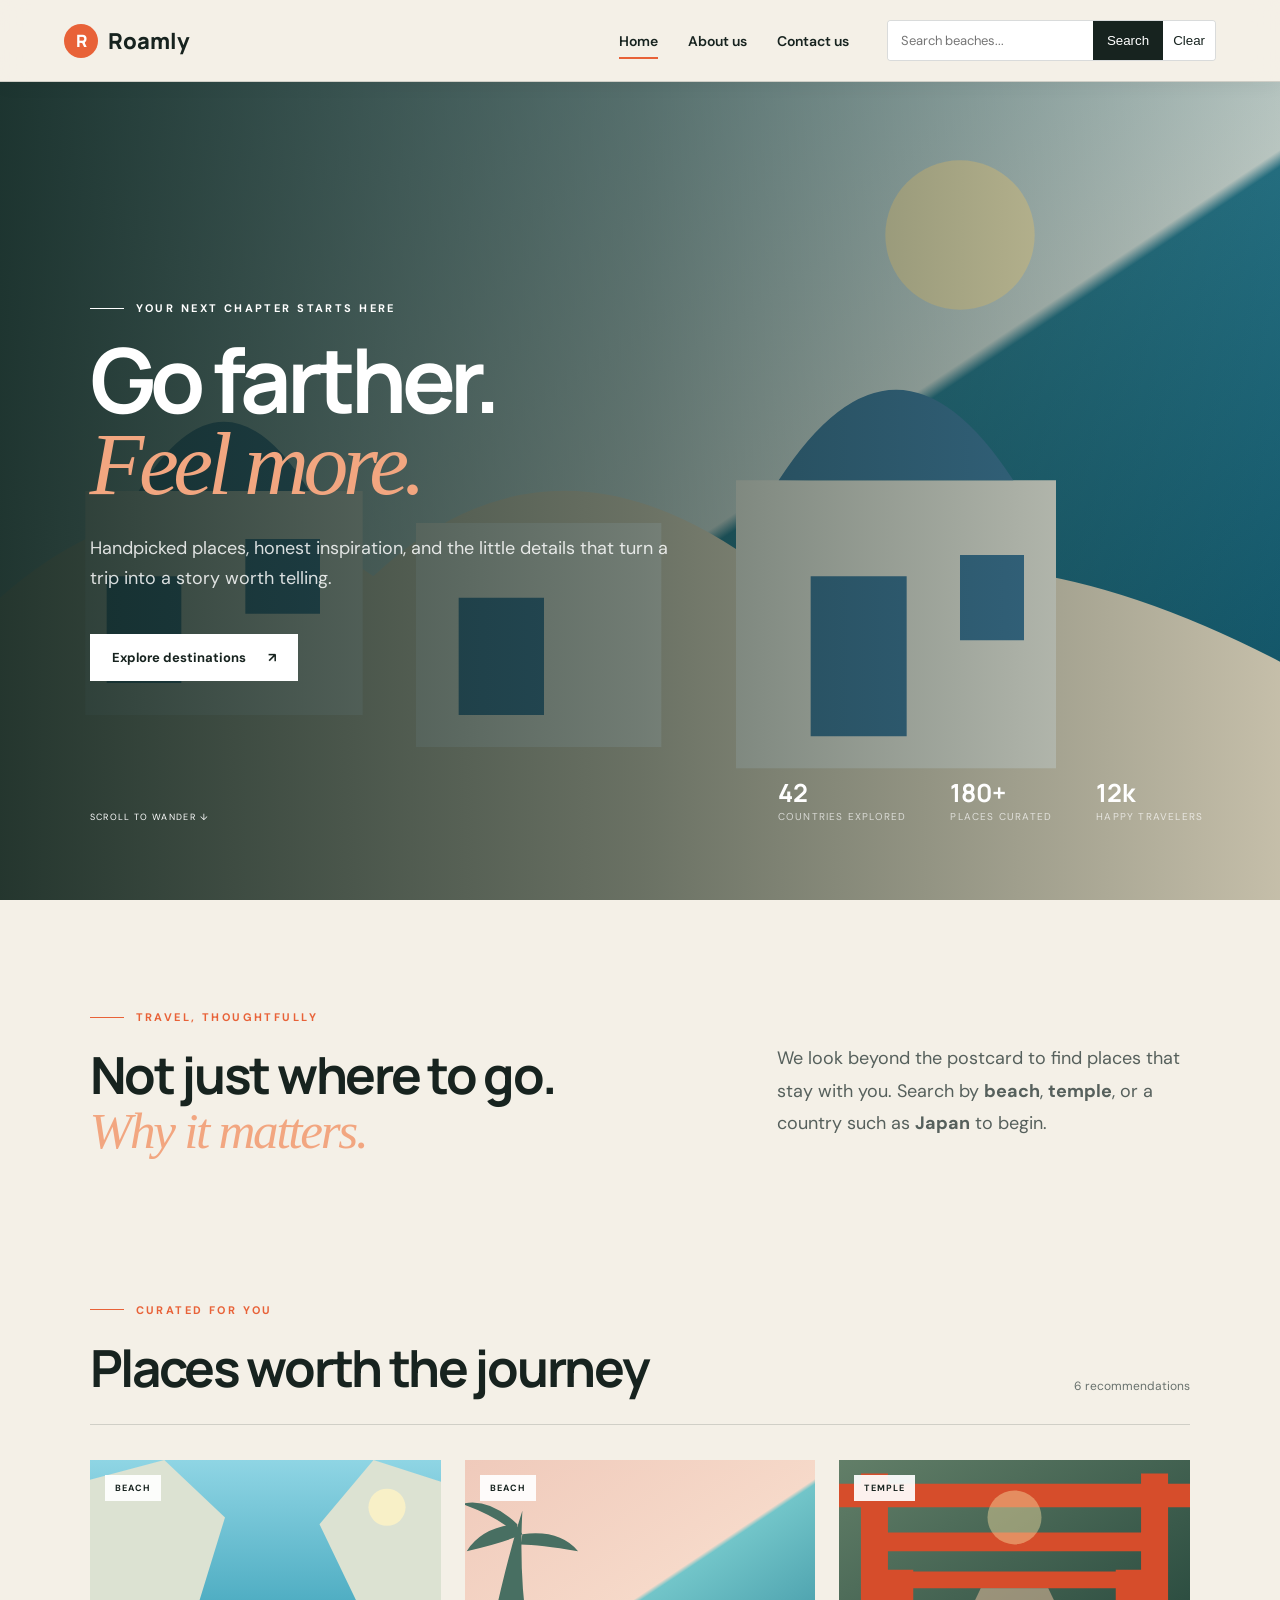
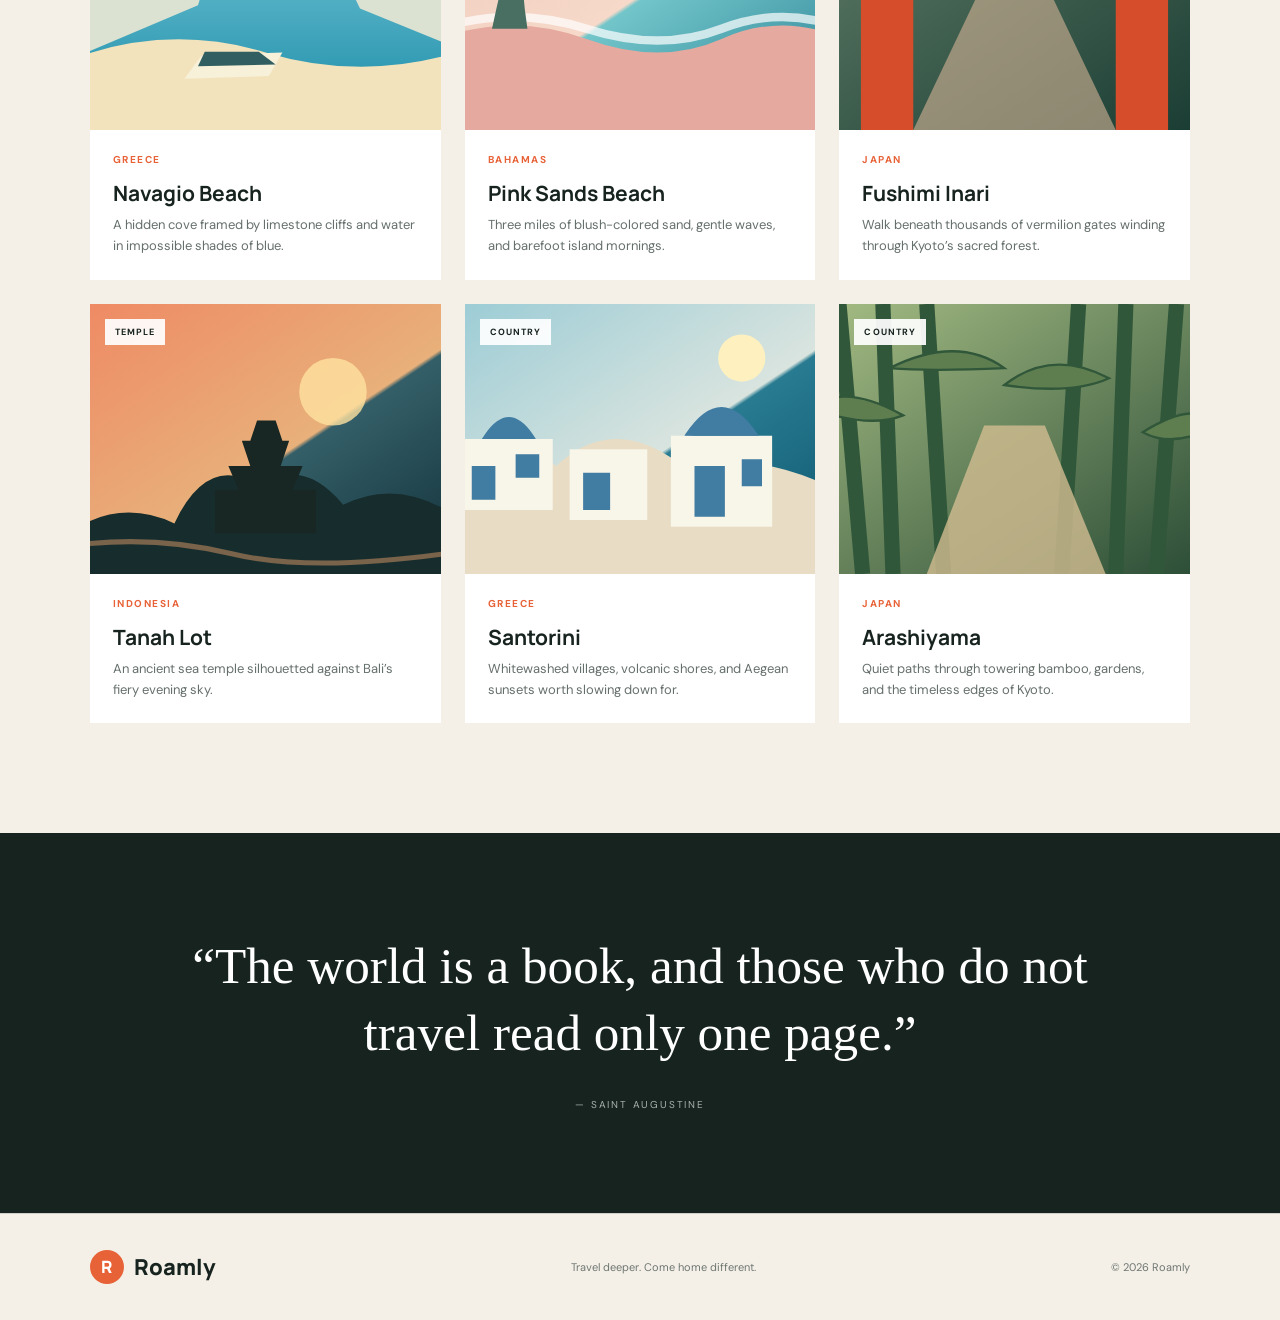
<file: index.html>
<!DOCTYPE html>
<html lang="en">
<head>
  <meta charset="UTF-8">
  <meta name="viewport" content="width=device-width, initial-scale=1.0">
  <meta name="description" content="Roamly travel recommendations for beaches, temples and countries.">
  <title>Roamly | Find your next story</title>
  <link rel="preconnect" href="https://fonts.googleapis.com">
  <link rel="preconnect" href="https://fonts.gstatic.com" crossorigin>
  <link href="https://fonts.googleapis.com/css2?family=DM+Sans:wght@400;500;600;700&family=Manrope:wght@600;700;800&display=swap" rel="stylesheet">
  <link rel="stylesheet" href="style.css">
</head>
<body>
  <header class="site-header">
    <a class="brand" href="index.html" aria-label="Roamly home"><span>R</span> Roamly</a>
    <button class="menu-toggle" aria-label="Open navigation" aria-expanded="false">☰</button>
    <nav aria-label="Main navigation">
      <a class="active" href="index.html">Home</a>
      <a href="about.html">About us</a>
      <a href="contact.html">Contact us</a>
    </nav>
    <form class="search" id="searchForm" role="search">
      <label class="sr-only" for="searchInput">Search destinations</label>
      <input id="searchInput" type="search" placeholder="Search beaches..." autocomplete="off">
      <button type="submit">Search</button>
      <button class="clear" id="clearBtn" type="button">Clear</button>
    </form>
  </header>

  <main>
    <section class="hero">
      <div class="hero-content">
        <p class="eyebrow">Your next chapter starts here</p>
        <h1>Go farther.<br><em>Feel more.</em></h1>
        <p class="hero-copy">Handpicked places, honest inspiration, and the little details that turn a trip into a story worth telling.</p>
        <a class="button button-light" href="#discover">Explore destinations <span>↗</span></a>
      </div>
      <div class="hero-stats" aria-label="Roamly statistics">
        <div><strong>42</strong><span>countries explored</span></div>
        <div><strong>180+</strong><span>places curated</span></div>
        <div><strong>12k</strong><span>happy travelers</span></div>
      </div>
      <div class="scroll-note">Scroll to wander <span>↓</span></div>
    </section>

    <section class="intro section" id="discover">
      <div>
        <p class="eyebrow dark">Travel, thoughtfully</p>
        <h2>Not just where to go.<br><em>Why it matters.</em></h2>
      </div>
      <p>We look beyond the postcard to find places that stay with you. Search by <b>beach</b>, <b>temple</b>, or a country such as <b>Japan</b> to begin.</p>
    </section>

    <section class="results-section section" id="recommendations">
      <div class="section-heading">
        <div><p class="eyebrow dark">Curated for you</p><h2 id="resultsTitle">Places worth the journey</h2></div>
        <span id="resultCount">6 recommendations</span>
      </div>
      <div class="card-grid" id="resultsGrid" aria-live="polite"></div>
      <div class="empty-state" id="emptyState" hidden>
        <span>⌁</span><h3>No journeys found</h3><p>Try “beach”, “temple”, “Japan”, “Indonesia”, or “Greece”.</p>
      </div>
    </section>

    <section class="quote-section">
      <p>“The world is a book, and those who do not travel read only one page.”</p>
      <span>— Saint Augustine</span>
    </section>
  </main>

  <footer>
    <a class="brand" href="index.html"><span>R</span> Roamly</a>
    <p>Travel deeper. Come home different.</p>
    <p>© 2026 Roamly</p>
  </footer>
  <script src="script.js"></script>
</body>
</html>
</file>
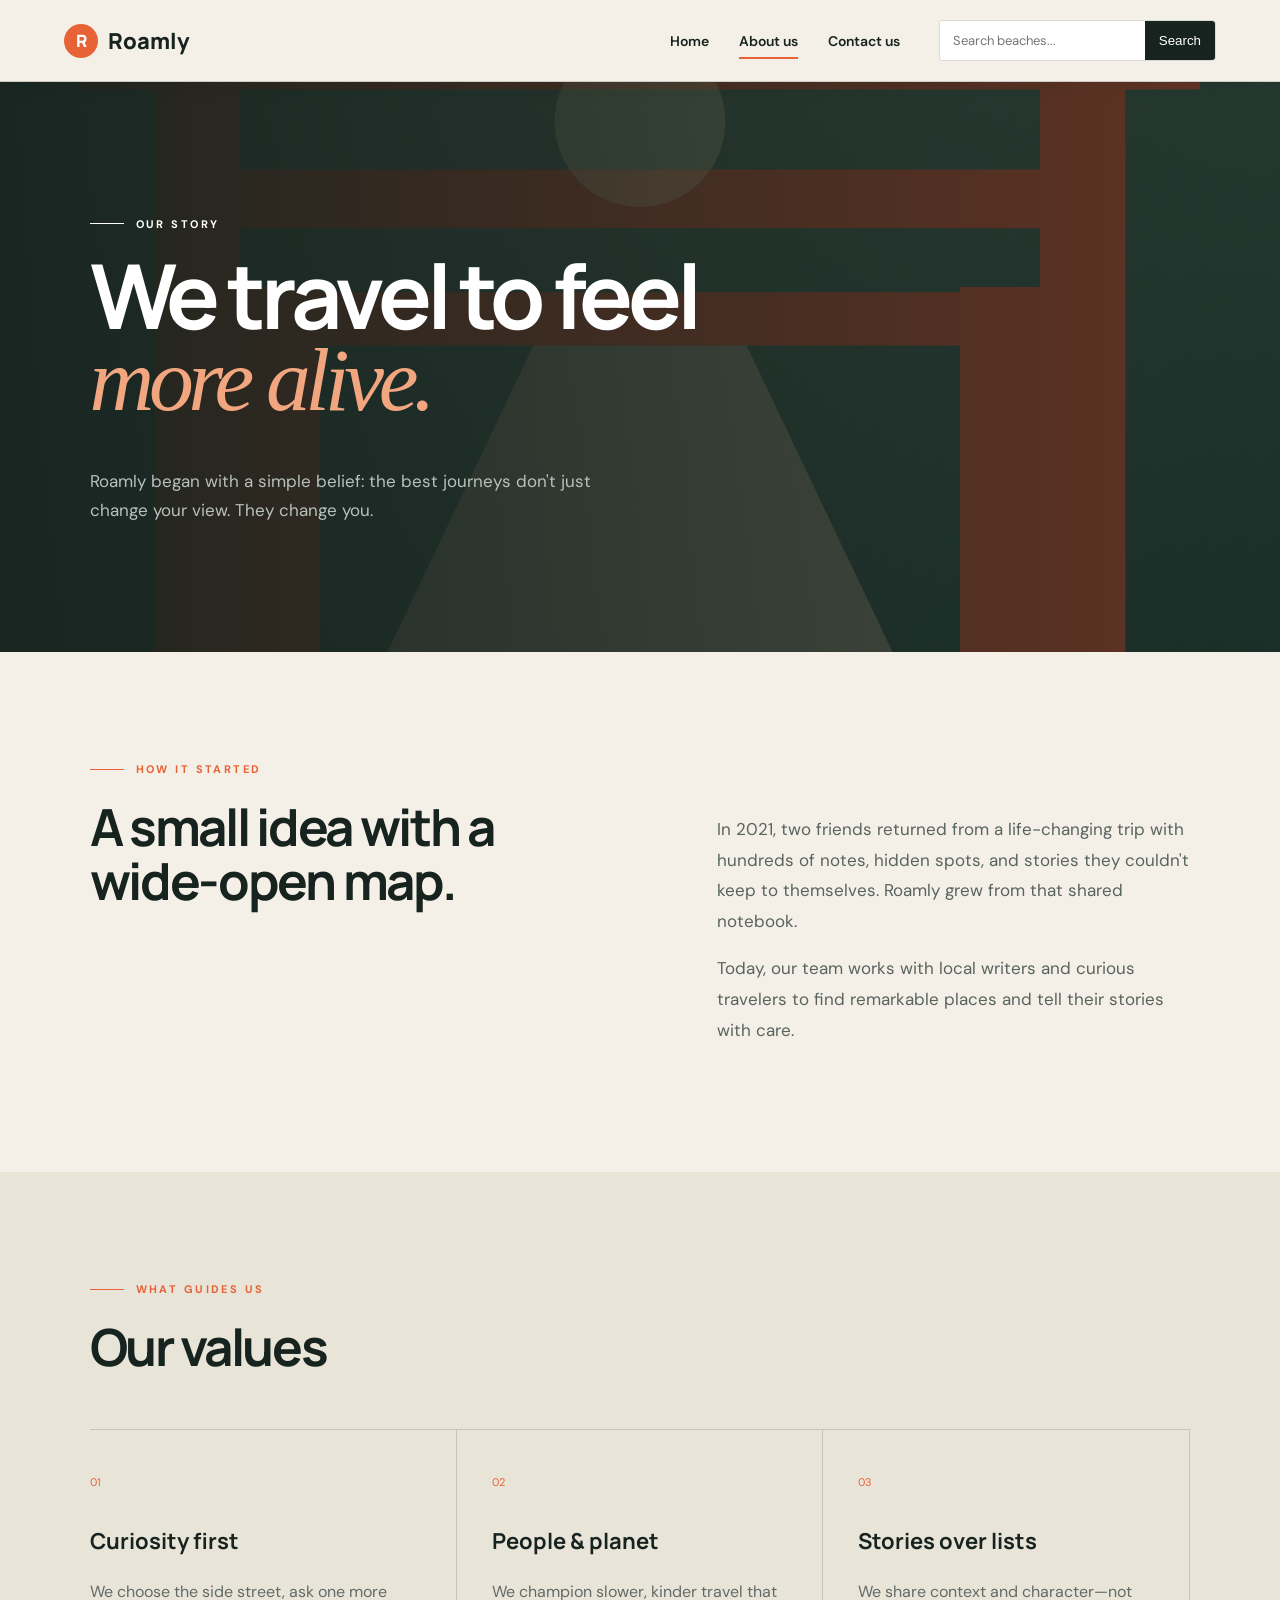
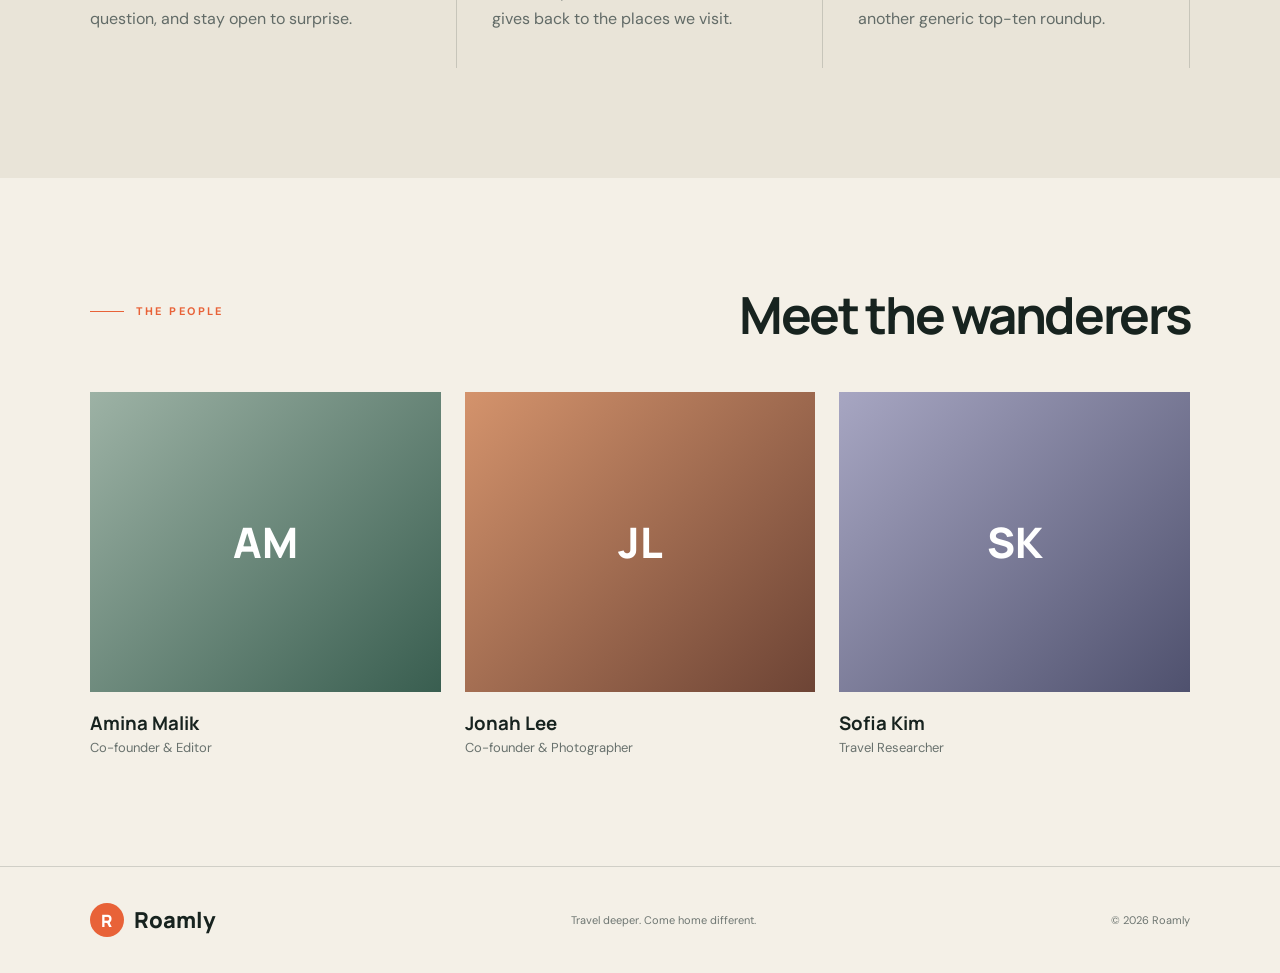
<file: about.html>
<!DOCTYPE html>
<html lang="en">
<head>
  <meta charset="UTF-8"><meta name="viewport" content="width=device-width, initial-scale=1.0">
  <title>About us | Roamly</title>
  <link rel="preconnect" href="https://fonts.googleapis.com"><link rel="preconnect" href="https://fonts.gstatic.com" crossorigin>
  <link href="https://fonts.googleapis.com/css2?family=DM+Sans:wght@400;500;600;700&family=Manrope:wght@600;700;800&display=swap" rel="stylesheet"><link rel="stylesheet" href="style.css">
</head>
<body class="inner-page">
  <header class="site-header"><a class="brand" href="index.html"><span>R</span> Roamly</a><button class="menu-toggle" aria-label="Open navigation" aria-expanded="false">☰</button><nav><a href="index.html">Home</a><a class="active" href="about.html">About us</a><a href="contact.html">Contact us</a></nav><form class="search header-search" role="search"><label class="sr-only" for="aboutSearch">Search destinations</label><input id="aboutSearch" type="search" placeholder="Search beaches..." required><button type="submit">Search</button></form></header>
  <main>
    <section class="page-hero about-hero"><p class="eyebrow">Our story</p><h1>We travel to feel<br><em>more alive.</em></h1><p>Roamly began with a simple belief: the best journeys don't just change your view. They change you.</p></section>
    <section class="story section"><div><p class="eyebrow dark">How it started</p><h2>A small idea with a<br>wide-open map.</h2></div><div><p>In 2021, two friends returned from a life-changing trip with hundreds of notes, hidden spots, and stories they couldn't keep to themselves. Roamly grew from that shared notebook.</p><p>Today, our team works with local writers and curious travelers to find remarkable places and tell their stories with care.</p></div></section>
    <section class="values section"><p class="eyebrow dark">What guides us</p><h2>Our values</h2><div class="value-grid"><article><span>01</span><h3>Curiosity first</h3><p>We choose the side street, ask one more question, and stay open to surprise.</p></article><article><span>02</span><h3>People & planet</h3><p>We champion slower, kinder travel that gives back to the places we visit.</p></article><article><span>03</span><h3>Stories over lists</h3><p>We share context and character—not another generic top-ten roundup.</p></article></div></section>
    <section class="team section"><div><p class="eyebrow dark">The people</p><h2>Meet the wanderers</h2></div><div class="team-grid"><article><div class="avatar avatar-one">AM</div><h3>Amina Malik</h3><p>Co-founder & Editor</p></article><article><div class="avatar avatar-two">JL</div><h3>Jonah Lee</h3><p>Co-founder & Photographer</p></article><article><div class="avatar avatar-three">SK</div><h3>Sofia Kim</h3><p>Travel Researcher</p></article></div></section>
  </main>
  <footer><a class="brand" href="index.html"><span>R</span> Roamly</a><p>Travel deeper. Come home different.</p><p>© 2026 Roamly</p></footer><script src="script.js"></script>
</body></html>
</file>
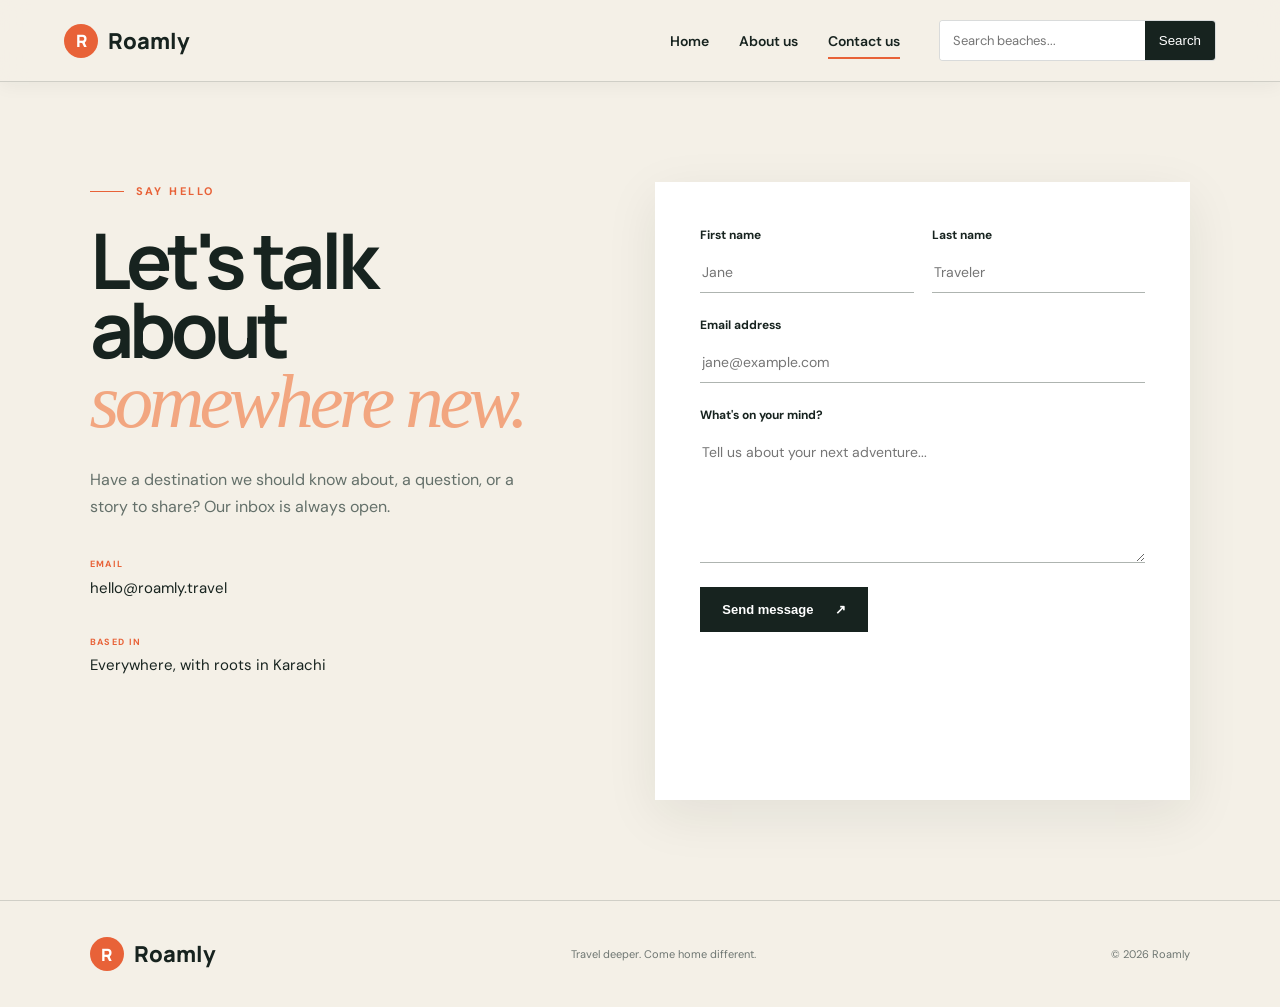
<file: contact.html>
<!DOCTYPE html>
<html lang="en">
<head><meta charset="UTF-8"><meta name="viewport" content="width=device-width, initial-scale=1.0"><title>Contact us | Roamly</title><link rel="preconnect" href="https://fonts.googleapis.com"><link rel="preconnect" href="https://fonts.gstatic.com" crossorigin><link href="https://fonts.googleapis.com/css2?family=DM+Sans:wght@400;500;600;700&family=Manrope:wght@600;700;800&display=swap" rel="stylesheet"><link rel="stylesheet" href="style.css"></head>
<body class="inner-page">
  <header class="site-header"><a class="brand" href="index.html"><span>R</span> Roamly</a><button class="menu-toggle" aria-label="Open navigation" aria-expanded="false">☰</button><nav><a href="index.html">Home</a><a href="about.html">About us</a><a class="active" href="contact.html">Contact us</a></nav><form class="search header-search" role="search"><label class="sr-only" for="contactSearch">Search destinations</label><input id="contactSearch" type="search" placeholder="Search beaches..." required><button type="submit">Search</button></form></header>
  <main><section class="contact-layout"><div class="contact-copy"><p class="eyebrow dark">Say hello</p><h1>Let's talk about<br><em>somewhere new.</em></h1><p>Have a destination we should know about, a question, or a story to share? Our inbox is always open.</p><div class="contact-detail"><span>EMAIL</span><a href="mailto:hello@roamly.travel">hello@roamly.travel</a></div><div class="contact-detail"><span>BASED IN</span><p>Everywhere, with roots in Karachi</p></div></div><form class="contact-form" id="contactForm"><div class="field-row"><label>First name<input name="firstName" required placeholder="Jane"></label><label>Last name<input name="lastName" required placeholder="Traveler"></label></div><label>Email address<input name="email" type="email" required placeholder="jane@example.com"></label><label>What's on your mind?<textarea name="message" required rows="6" placeholder="Tell us about your next adventure..."></textarea></label><button class="button button-dark" type="submit">Send message <span>↗</span></button><p class="form-status" id="formStatus" role="status"></p></form></section></main>
  <footer><a class="brand" href="index.html"><span>R</span> Roamly</a><p>Travel deeper. Come home different.</p><p>© 2026 Roamly</p></footer><script src="script.js"></script>
</body></html>
</file>
<file: style.css>
:root{--ink:#17231f;--cream:#f4f0e7;--orange:#e86238;--sage:#b9c3a9;--white:#fff;--line:rgba(23,35,31,.16)}*{box-sizing:border-box}html{scroll-behavior:smooth}body{margin:0;background:var(--cream);color:var(--ink);font-family:"DM Sans",sans-serif}a{color:inherit;text-decoration:none}.site-header{height:82px;padding:0 5vw;display:flex;align-items:center;gap:3vw;background:rgba(244,240,231,.96);position:relative;z-index:10;border-bottom:1px solid var(--line)}.brand{font-family:Manrope,sans-serif;font-weight:800;font-size:22px;display:flex;align-items:center;gap:10px}.brand span{background:var(--orange);color:#fff;width:34px;height:34px;display:grid;place-items:center;border-radius:50%;font-size:17px}.site-header nav{display:flex;gap:30px;margin-left:auto}.site-header nav a{font-size:14px;font-weight:600;padding:29px 0;position:relative}.site-header nav a.active:after{content:"";position:absolute;height:2px;background:var(--orange);left:0;right:0;bottom:20px}.search{display:flex;align-items:center;background:#fff;border:1px solid var(--line);border-radius:4px;overflow:hidden}.search input{border:0;outline:0;padding:11px 13px;width:205px;font:inherit;font-size:13px}.search button{border:0;background:var(--ink);color:white;padding:12px 14px;font:600 12px inherit;cursor:pointer}.search .clear{background:#fff;color:var(--ink);padding-left:10px;padding-right:10px}.menu-toggle{display:none;border:0;background:none;font-size:24px}.nav-cta{background:var(--ink);color:#fff;padding:12px 18px;font-size:13px;font-weight:600}.hero{min-height:calc(100vh - 82px);position:relative;color:#fff;display:flex;align-items:center;padding:7vw;background:linear-gradient(90deg,rgba(15,36,30,.9) 0%,rgba(15,36,30,.58) 50%,rgba(15,36,30,.16)),url("assets/beach-santorini.svg") center/cover}.hero-content{max-width:720px}.eyebrow{text-transform:uppercase;letter-spacing:.22em;font-size:11px;font-weight:700;margin:0 0 24px;display:flex;align-items:center;gap:12px}.eyebrow:before{content:"";width:34px;height:1px;background:currentColor}.eyebrow.dark{color:var(--orange)}h1,h2,h3{font-family:Manrope,sans-serif;margin-top:0}h1{font-size:clamp(58px,7vw,104px);line-height:.9;letter-spacing:-.06em;margin-bottom:30px}h1 em,h2 em{font-family:Georgia,serif;font-weight:400;color:#f2a680}.hero-copy{font-size:18px;line-height:1.65;max-width:590px;color:rgba(255,255,255,.84);margin-bottom:40px}.button{display:inline-flex;align-items:center;justify-content:center;gap:22px;padding:15px 22px;font-weight:700;font-size:13px;border:0;cursor:pointer}.button-light{background:#fff;color:var(--ink)}.button-dark{background:var(--ink);color:#fff}.hero-stats{position:absolute;right:6vw;bottom:6vw;display:flex;gap:44px}.hero-stats div{display:flex;flex-direction:column}.hero-stats strong{font:700 25px Manrope}.hero-stats span{font-size:10px;text-transform:uppercase;letter-spacing:.12em;color:rgba(255,255,255,.68)}.scroll-note{position:absolute;bottom:6vw;left:7vw;text-transform:uppercase;letter-spacing:.15em;font-size:9px}.section{padding:110px 7vw}.intro{display:grid;grid-template-columns:1.15fr .85fr;gap:10vw;align-items:end}.intro h2,.section-heading h2,.story h2,.values h2,.team h2{font-size:clamp(38px,4vw,60px);line-height:1.05;letter-spacing:-.045em;margin-bottom:0}.intro>p{font-size:18px;line-height:1.8;color:#56605c}.results-section{padding-top:35px}.section-heading{display:flex;align-items:end;justify-content:space-between;border-bottom:1px solid var(--line);padding-bottom:30px;margin-bottom:35px}.section-heading>span{font-size:12px;color:#68716d}.card-grid{display:grid;grid-template-columns:repeat(3,1fr);gap:24px}.destination-card{background:#fff;transition:transform .25s,box-shadow .25s}.destination-card:hover{transform:translateY(-5px);box-shadow:0 18px 40px rgba(23,35,31,.12)}.card-image{height:270px;overflow:hidden;position:relative;background:#ccd1c8}.card-image img{width:100%;height:100%;object-fit:cover;transition:transform .5s}.destination-card:hover img{transform:scale(1.04)}.card-tag{position:absolute;top:15px;left:15px;background:rgba(255,255,255,.92);padding:7px 10px;font-size:9px;font-weight:700;text-transform:uppercase;letter-spacing:.12em}.card-body{padding:23px}.card-body h3{font-size:21px;margin-bottom:8px}.card-body p{font-size:13px;line-height:1.6;color:#66706b;margin:0}.card-location{display:block;color:var(--orange);font-size:10px;text-transform:uppercase;letter-spacing:.15em;font-weight:700;margin-bottom:13px}.empty-state{text-align:center;padding:75px;background:rgba(255,255,255,.5)}.empty-state span{font-size:40px}.quote-section{background:var(--ink);color:#fff;padding:100px 15vw;text-align:center}.quote-section p{font:400 clamp(28px,4vw,52px)/1.3 Georgia,serif;margin:0 0 25px}.quote-section span{font-size:10px;text-transform:uppercase;letter-spacing:.18em;color:#a8b2ad}footer{padding:35px 7vw;display:flex;align-items:center;justify-content:space-between;border-top:1px solid var(--line)}footer p{font-size:11px;color:#6e7672}.page-hero{min-height:570px;padding:110px 7vw;display:flex;flex-direction:column;justify-content:end;background:var(--ink);color:#fff}.page-hero h1{font-size:clamp(55px,7vw,92px)}.page-hero>p:last-child{max-width:530px;color:#b8c1bd;font-size:17px;line-height:1.7}.about-hero{background:linear-gradient(90deg,rgba(23,35,31,.97),rgba(23,35,31,.6)),url("assets/temple-kyoto.svg") center/cover}.story{display:grid;grid-template-columns:1fr 1fr;gap:12vw}.story>div:last-child{padding-top:35px}.story>div:last-child p{line-height:1.8;color:#59635f;font-size:17px}.values{background:#e9e4d8}.value-grid{display:grid;grid-template-columns:repeat(3,1fr);margin-top:55px;border-top:1px solid var(--line)}.value-grid article{padding:40px 35px 20px 0;border-right:1px solid var(--line)}.value-grid article+article{padding-left:35px}.value-grid span{color:var(--orange);font-size:11px}.value-grid h3{font-size:22px;margin-top:35px}.value-grid p{line-height:1.7;color:#626b67}.team>div:first-child{display:flex;align-items:end;justify-content:space-between}.team-grid{display:grid;grid-template-columns:repeat(3,1fr);gap:24px;margin-top:50px}.avatar{height:300px;display:grid;place-items:center;color:#fff;font:800 42px Manrope;background:linear-gradient(135deg,#9db2a5,#395e50)}.avatar-two{background:linear-gradient(135deg,#d4936c,#6d4435)}.avatar-three{background:linear-gradient(135deg,#a7a6c2,#4f516e)}.team-grid h3{margin:18px 0 3px}.team-grid p{margin:0;color:#68716d;font-size:13px}.contact-layout{min-height:calc(100vh - 82px);padding:100px 7vw;display:grid;grid-template-columns:.9fr 1.1fr;gap:10vw}.contact-copy h1{font-size:clamp(48px,6vw,82px)}.contact-copy>p{max-width:500px;line-height:1.7;color:#64706a}.contact-detail{margin-top:38px}.contact-detail span{display:block;font-size:9px;letter-spacing:.15em;color:var(--orange);font-weight:700;margin-bottom:7px}.contact-detail a,.contact-detail p{font-size:15px;margin:0}.contact-form{background:#fff;padding:45px;box-shadow:0 15px 50px rgba(23,35,31,.08)}.contact-form label{display:flex;flex-direction:column;gap:9px;font-size:12px;font-weight:700;margin-bottom:24px}.field-row{display:grid;grid-template-columns:1fr 1fr;gap:18px}.contact-form input,.contact-form textarea{border:0;border-bottom:1px solid #aeb4b0;padding:11px 2px;outline:none;font:400 14px "DM Sans";resize:vertical}.contact-form input:focus,.contact-form textarea:focus{border-color:var(--orange)}.form-status{font-size:13px;color:#356850;margin-bottom:0}.sr-only{position:absolute;width:1px;height:1px;padding:0;margin:-1px;overflow:hidden;clip:rect(0,0,0,0);white-space:nowrap;border:0}
@media(max-width:900px){.site-header{flex-wrap:wrap;height:auto;min-height:70px;padding:16px 5vw}.menu-toggle{display:block;margin-left:auto}.site-header nav{display:none;order:3;width:100%;flex-direction:column;gap:0}.site-header nav.open{display:flex}.site-header nav a{padding:12px 0}.site-header nav a.active:after{bottom:5px}.search{order:4;display:none;width:100%}.search.open{display:flex}.search input{flex:1}.nav-cta{display:none}.hero{min-height:820px}.hero-stats{left:7vw;right:auto}.card-grid{grid-template-columns:repeat(2,1fr)}.intro,.story,.contact-layout{grid-template-columns:1fr;gap:45px}.value-grid{grid-template-columns:1fr}.value-grid article{border-right:0;border-bottom:1px solid var(--line);padding-left:0!important}.contact-layout{padding-top:70px}.contact-form{padding:30px}.team-grid{grid-template-columns:1fr 1fr}}
@media(max-width:580px){h1{font-size:54px}.hero{padding:70px 6vw;align-items:start}.hero-stats{bottom:70px;gap:18px}.hero-stats strong{font-size:19px}.scroll-note{display:none}.section{padding:75px 6vw}.intro{display:block}.intro>p{margin-top:35px}.section-heading{display:block}.section-heading>span{display:block;margin-top:15px}.card-grid,.team-grid{grid-template-columns:1fr}.card-image{height:240px}.field-row{grid-template-columns:1fr}.contact-form{padding:24px}footer{flex-direction:column;gap:15px;text-align:center}.page-hero{padding:75px 6vw}.quote-section{padding:75px 8vw}}

/* Keep navigation and destination search visible while scrolling. */
.site-header{position:sticky;top:0;z-index:1000;background:rgba(244,240,231,.94);backdrop-filter:blur(14px);-webkit-backdrop-filter:blur(14px);box-shadow:0 3px 18px rgba(23,35,31,.05)}
</file>
